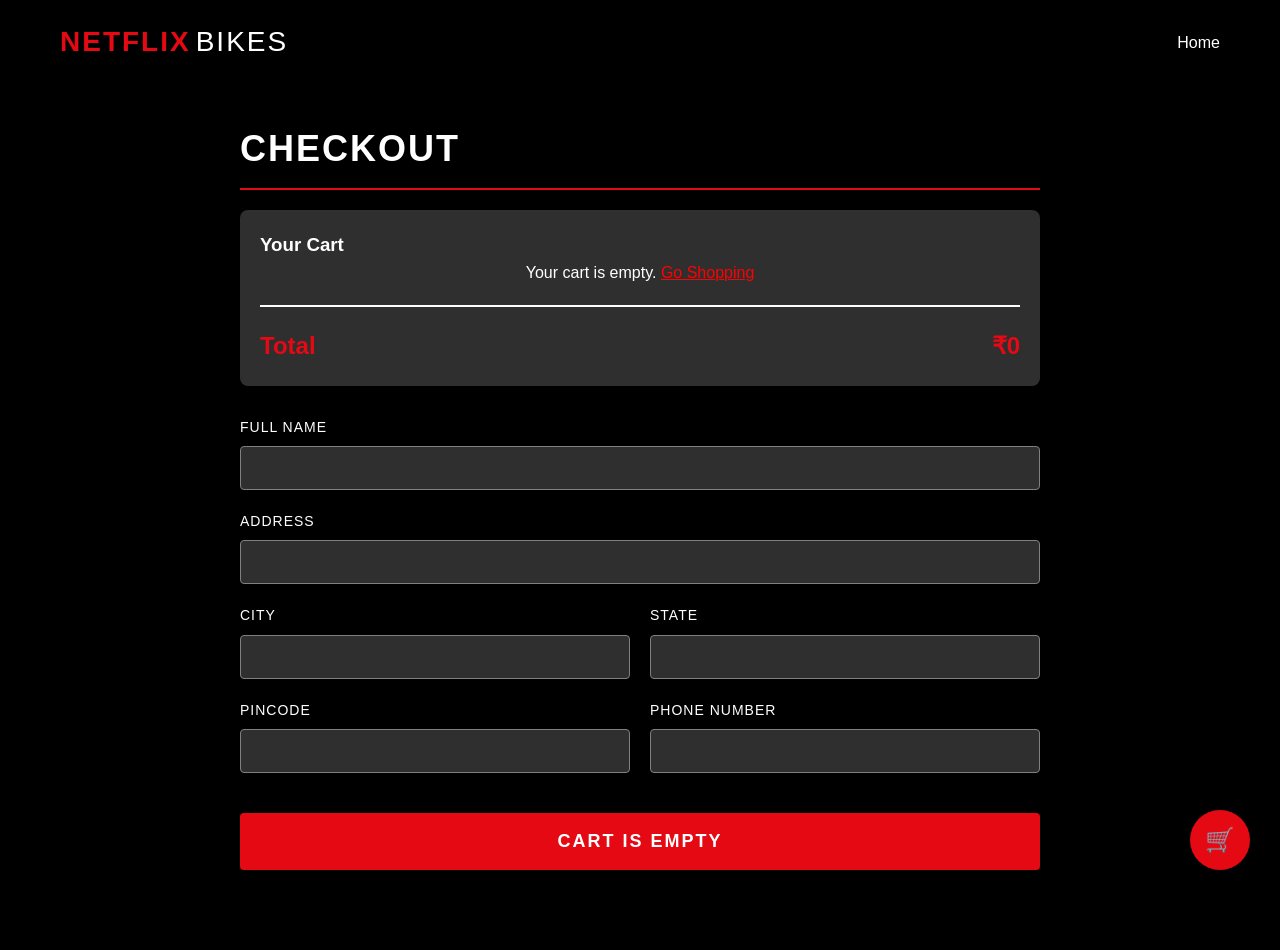
<file: checkout.html>
<!DOCTYPE html>
<html lang="en">

<head>
    <meta charset="UTF-8">
    <meta name="viewport" content="width=device-width, initial-scale=1.0">
    <title>Checkout - Netflix Bikes</title>
    <link rel="stylesheet" href="styles.css">

</head>

<body>
    <nav class="navbar">
        <div class="nav-container">
            <div class="logo">
                <span class="logo-text">NETFLIX</span>
                <span class="logo-bikes">BIKES</span>
            </div>
            <ul class="nav-menu">
                <li><a href="index.html">Home</a></li>
            </ul>
        </div>
    </nav>

    <section class="checkout-section">
        <div class="container">
            <div id="checkoutContent" class="checkout-container">
                <div>
                    <h1 class="checkout-title">Checkout</h1>

                    <div class="cart-summary">
                        <h3>Your Cart</h3>
                        <div id="cartItems">
                            <!-- Items injected via JS -->
                        </div>
                        <div class="cart-total">
                            <span>Total</span>
                            <span id="cartTotalDisplay">₹0</span>
                        </div>
                    </div>

                    <form id="checkoutForm" class="checkout-form">
                        <div class="form-group">
                            <label>Full Name</label>
                            <input type="text" required>
                        </div>
                        <div class="form-group">
                            <label>Address</label>
                            <input type="text" required>
                        </div>
                        <div class="form-group" style="display: grid; grid-template-columns: 1fr 1fr; gap: 20px;">
                            <div class="form-group">
                                <label>City</label>
                                <input type="text" required>
                            </div>
                            <div class="form-group">
                                <label>State</label>
                                <input type="text" required>
                            </div>
                        </div>
                        <div class="form-group" style="display: grid; grid-template-columns: 1fr 1fr; gap: 20px;">
                            <div class="form-group">
                                <label>Pincode</label>
                                <input type="text" required pattern="[0-9]{6}">
                            </div>
                            <div class="form-group">
                                <label>Phone Number</label>
                                <input type="tel" required pattern="[0-9]{10}">
                            </div>
                        </div>

                        <button type="submit" class="complete-purchase-btn">Complete Purchase</button>
                    </form>
                </div>
            </div>

            <div id="successScreen" class="success-screen">
                <div class="success-icon">✓</div>
                <h2 class="success-title">Thank You For Purchasing</h2>
                <div id="quoteDisplay" class="motivational-quote">
                    <!-- Quote injected via JS -->
                </div>
                <a href="index.html" class="home-btn" onclick="clearCart()">Return to Home</a>
            </div>
        </div>
    </section>

    <script src="script.js"></script>
    <script>
        // Inline script for specific checkout page logic not covered in main script.js
        // We will move this to script.js nicely or keep it here if it's page specific.
        // Actually, let's keep the logic in script.js as requested for modularity,
        // but since script.js runs on all pages, we need to ensure it handles this page correctly.
        // The script.js calls 'initializeCheckoutPage' if form exists.
    </script>
</body>

</html>
</file>
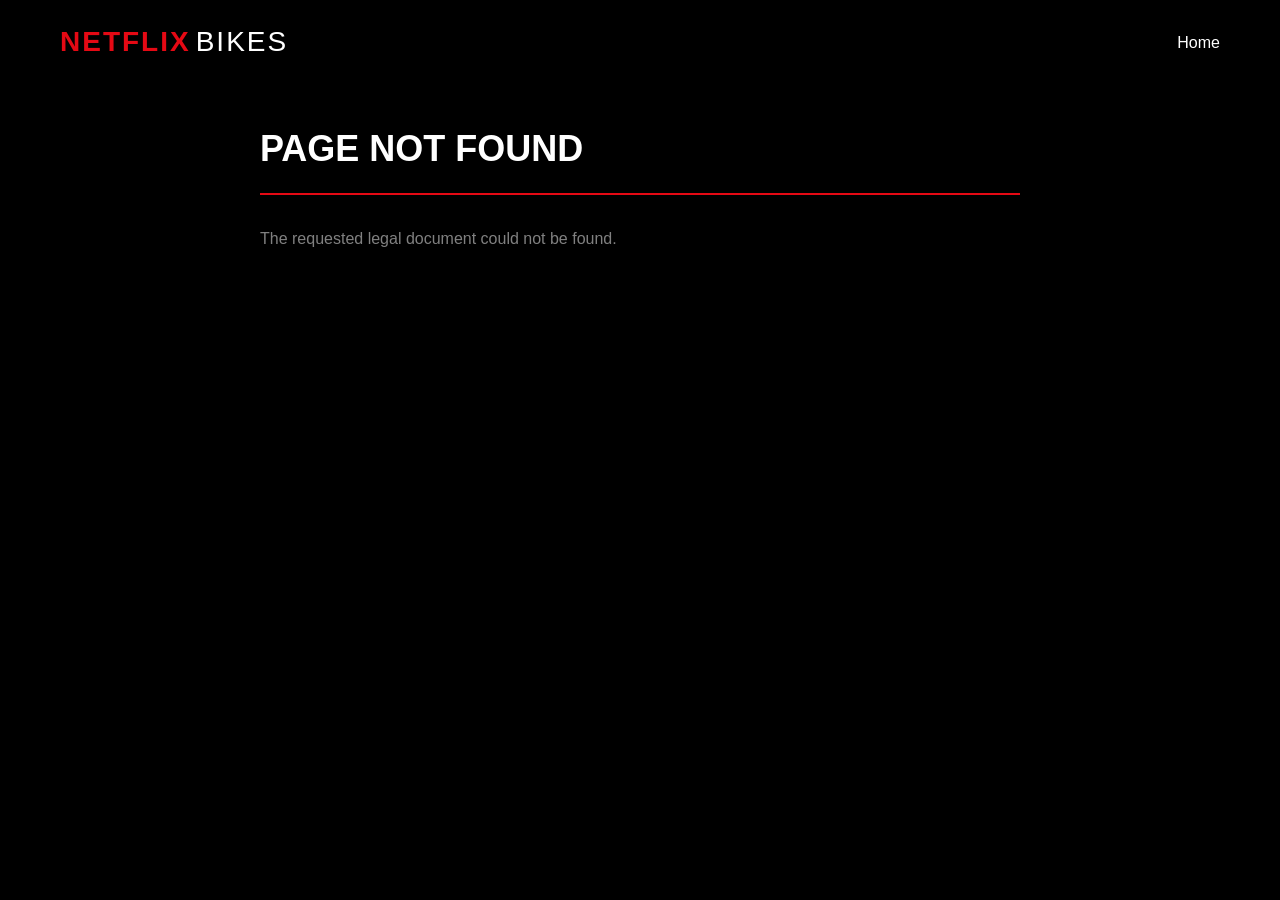
<file: legal.html>
<!DOCTYPE html>
<html lang="en">

<head>
    <meta charset="UTF-8">
    <meta name="viewport" content="width=device-width, initial-scale=1.0">
    <title>Legal - Netflix Bikes</title>
    <link rel="stylesheet" href="styles.css">
    <style>
        .legal-section {
            padding: 120px 20px 80px;
            background-color: var(--dark-bg);
            min-height: 100vh;
            color: var(--light-gray);
        }

        .legal-container {
            max-width: 800px;
            margin: 0 auto;
        }

        .legal-title {
            font-size: 36px;
            color: var(--white);
            margin-bottom: 30px;
            text-transform: uppercase;
            border-bottom: 2px solid var(--netflix-red);
            padding-bottom: 15px;
        }

        .legal-content p {
            margin-bottom: 20px;
            font-size: 16px;
            line-height: 1.8;
        }

        .legal-content h3 {
            color: var(--white);
            margin: 30px 0 15px;
            font-size: 20px;
        }
    </style>
</head>

<body>
    <nav class="navbar">
        <div class="nav-container">
            <div class="logo">
                <span class="logo-text">NETFLIX</span>
                <span class="logo-bikes">BIKES</span>
            </div>
            <ul class="nav-menu">
                <li><a href="index.html">Home</a></li>
            </ul>
        </div>
    </nav>

    <section class="legal-section">
        <div class="container legal-container">
            <h1 id="legalTitle" class="legal-title">Loading...</h1>
            <div id="legalContent" class="legal-content">
                <!-- Content injected via JS -->
            </div>


        </div>
    </section>

    <script>
        document.addEventListener('DOMContentLoaded', () => {
            const params = new URLSearchParams(window.location.search);
            const page = params.get('page');
            const titleEl = document.getElementById('legalTitle');
            const contentEl = document.getElementById('legalContent');
            const footerEl = document.getElementById('legalFooter');

            if (page === 'legal') {
                if (footerEl) footerEl.style.display = 'block';
            }

            const contentMap = {
                'privacy': {
                    title: 'Privacy Policy',
                    content: `
                        <p>At Netflix Bikes, we value your privacy. This policy outlines how we collect, use, and protect your personal information.</p>
                        <h3>Information Collection</h3>
                        <p>We collect information you provide directly to us, such as when you create an account, make a purchase, or sign up for our newsletter.</p>
                        <h3>Use of Information</h3>
                        <p>We use the information we collect to provide, maintain, and improve our services, process transactions, and communicate with you.</p>
                        <h3>Data Protection</h3>
                        <p>We implement appropriate technical and organizational measures to protect your personal data against unauthorized access or disclosure.</p>
                    `
                },
                'terms': {
                    title: 'Terms & Conditions',
                    content: `
                        <p>Welcome to Netflix Bikes. By accessing our website, you agree to these terms and conditions.</p>
                        <h3>Use License</h3>
                        <p>Permission is granted to temporarily download one copy of the materials (information or software) on Netflix Bikes' website for personal, non-commercial transitory viewing only.</p>
                        <h3>Disclaimer</h3>
                        <p>The materials on Netflix Bikes' website are provided on an 'as is' basis. Netflix Bikes makes no warranties, expressed or implied, and hereby disclaims and negates all other warranties.</p>
                    `
                },
                'cookie': {
                    title: 'Cookie Policy',
                    content: `
                        <p>We use cookies to enhance your experience on our website. By continuing to visit this site you agree to our use of cookies.</p>
                        <h3>What are Cookies?</h3>
                        <p>Cookies are small text files that are used to store small pieces of information. They are stored on your device when the website is loaded on your browser.</p>
                        <h3>How We Use Cookies</h3>
                        <p>We use cookies to make our website function properly, to make it more secure, provide better user experience, and understand how the website performs.</p>
                    `
                },
                'legal': {
                    title: 'Legal Notice',
                    content: `
                        <p>Netflix Bikes is a conceptual project and is not affiliated with Netflix Inc.</p>
                        <h3>Copyright</h3>
                        <p>All content on this website is for demonstration purposes only. All code is proprietary to the developer.</p>
                        <h3>Trademarks</h3>
                        <p>Netflix and other trademarks are the property of their respective owners.</p>
                        <h3>Project Creators</h3>
                        <div class="project-creators">
                          <p><strong>Created by:</strong></p>
                          <p>
                            Alan Biju —
                            <a href="https://github.com/alanbiju-prog" target="_blank" rel="noopener noreferrer">
                              https://github.com/alanbiju-prog
                            </a>
                          </p>
                          <p>
                            Adhel Ealias —
                            <a href="https://github.com/Oyaskoo" target="_blank" rel="noopener noreferrer">
                              https://github.com/Oyaskoo
                            </a>
                          </p>
                          <p>
                            Ajin Ani —
                            <a href="https://github.com/ajinani009-star" target="_blank" rel="noopener noreferrer">
                              https://github.com/ajinani009-star
                            </a>
                          </p>
                        </div>
                        <h3>Removal Request</h3>
                        <p>This website is a conceptual project created for demonstration purposes only. For removal of this website or related content, please contact: <strong>detroitoyasko@gmail.com</strong></p>
                    `
                }
            };

            if (page && contentMap[page]) {
                titleEl.textContent = contentMap[page].title;
                contentEl.innerHTML = contentMap[page].content;
            } else {
                titleEl.textContent = 'Page Not Found';
                contentEl.innerHTML = '<p>The requested legal document could not be found.</p>';
            }
        });
    </script>
    <script>
        document.addEventListener('DOMContentLoaded', () => {
            const params = new URLSearchParams(window.location.search);
            const page = params.get('page');
            const titleEl = document.getElementById('legalTitle');
            const contentEl = document.getElementById('legalContent');


            const contentMap = {
                'privacy': {
                    title: 'Privacy Policy',
                    content: `
                        <p>At Netflix Bikes, we value your privacy. This policy outlines how we collect, use, and protect your personal information.</p>
                        <h3>Information Collection</h3>
                        <p>We collect information you provide directly to us, such as when you create an account, make a purchase, or sign up for our newsletter.</p>
                        <h3>Use of Information</h3>
                        <p>We use the information we collect to provide, maintain, and improve our services, process transactions, and communicate with you.</p>
                        <h3>Data Protection</h3>
                        <p>We implement appropriate technical and organizational measures to protect your personal data against unauthorized access or disclosure.</p>
                    `
                },
                'terms': {
                    title: 'Terms & Conditions',
                    content: `
                        <p>Welcome to Netflix Bikes. By accessing our website, you agree to these terms and conditions.</p>
                        <h3>Use License</h3>
                        <p>Permission is granted to temporarily download one copy of the materials (information or software) on Netflix Bikes' website for personal, non-commercial transitory viewing only.</p>
                        <h3>Disclaimer</h3>
                        <p>The materials on Netflix Bikes' website are provided on an 'as is' basis. Netflix Bikes makes no warranties, expressed or implied, and hereby disclaims and negates all other warranties.</p>
                    `
                },
                'cookie': {
                    title: 'Cookie Policy',
                    content: `
                        <p>We use cookies to enhance your experience on our website. By continuing to visit this site you agree to our use of cookies.</p>
                        <h3>What are Cookies?</h3>
                        <p>Cookies are small text files that are used to store small pieces of information. They are stored on your device when the website is loaded on your browser.</p>
                        <h3>How We Use Cookies</h3>
                        <p>We use cookies to make our website function properly, to make it more secure, provide better user experience, and understand how the website performs.</p>
                    `
                },
                'legal': {
                    title: 'Legal Notice',
                    content: `
                        <p>Netflix Bikes is a conceptual project and is not affiliated with Netflix Inc.</p>
                        <h3>Copyright</h3>
                        <p>All content on this website is for demonstration purposes only. All code is proprietary to the developer.</p>
                        <h3>Trademarks</h3>
                        <p>Netflix and other trademarks are the property of their respective owners.</p>
                        <h3>Project Creators</h3>
                        <div class="project-creators">
                          <p><strong>Created by:</strong></p>
                          <p>
                            Alan Biju —
                            <a href="https://github.com/alanbiju-prog" target="_blank" rel="noopener noreferrer">
                              https://github.com/alanbiju-prog
                            </a>
                          </p>
                          <p>
                            Adhel Ealias —
                            <a href="https://github.com/Oyaskoo" target="_blank" rel="noopener noreferrer">
                              https://github.com/Oyaskoo
                            </a>
                          </p>
                          <p>
                            Ajin Ani —
                            <a href="https://github.com/ajinani009-star" target="_blank" rel="noopener noreferrer">
                              https://github.com/ajinani009-star
                            </a>
                          </p>
                        </div>
                    `
                }
            };

            if (page && contentMap[page]) {
                titleEl.textContent = contentMap[page].title;
                contentEl.innerHTML = contentMap[page].content;
            } else {
                titleEl.textContent = 'Page Not Found';
                contentEl.innerHTML = '<p>The requested legal document could not be found.</p>';
            }
        });
    </script>
</body>

</html>
</file>
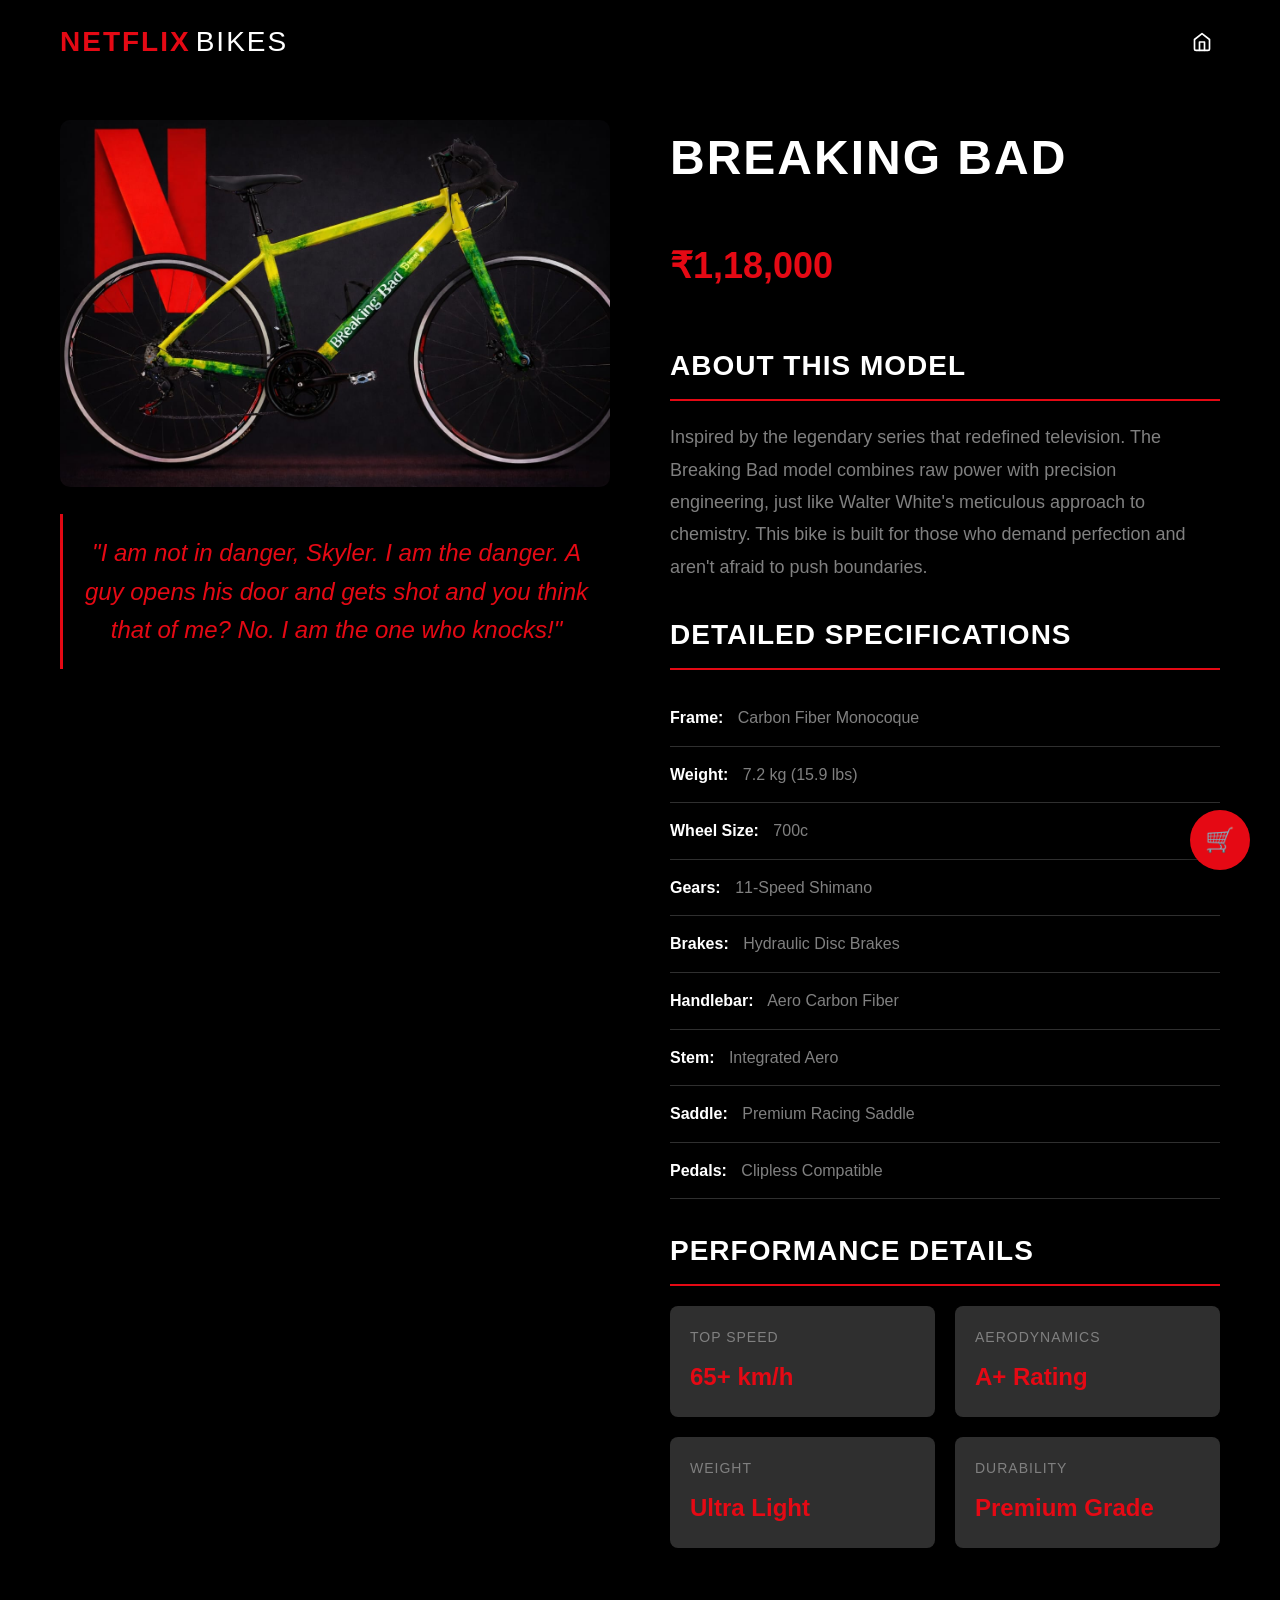
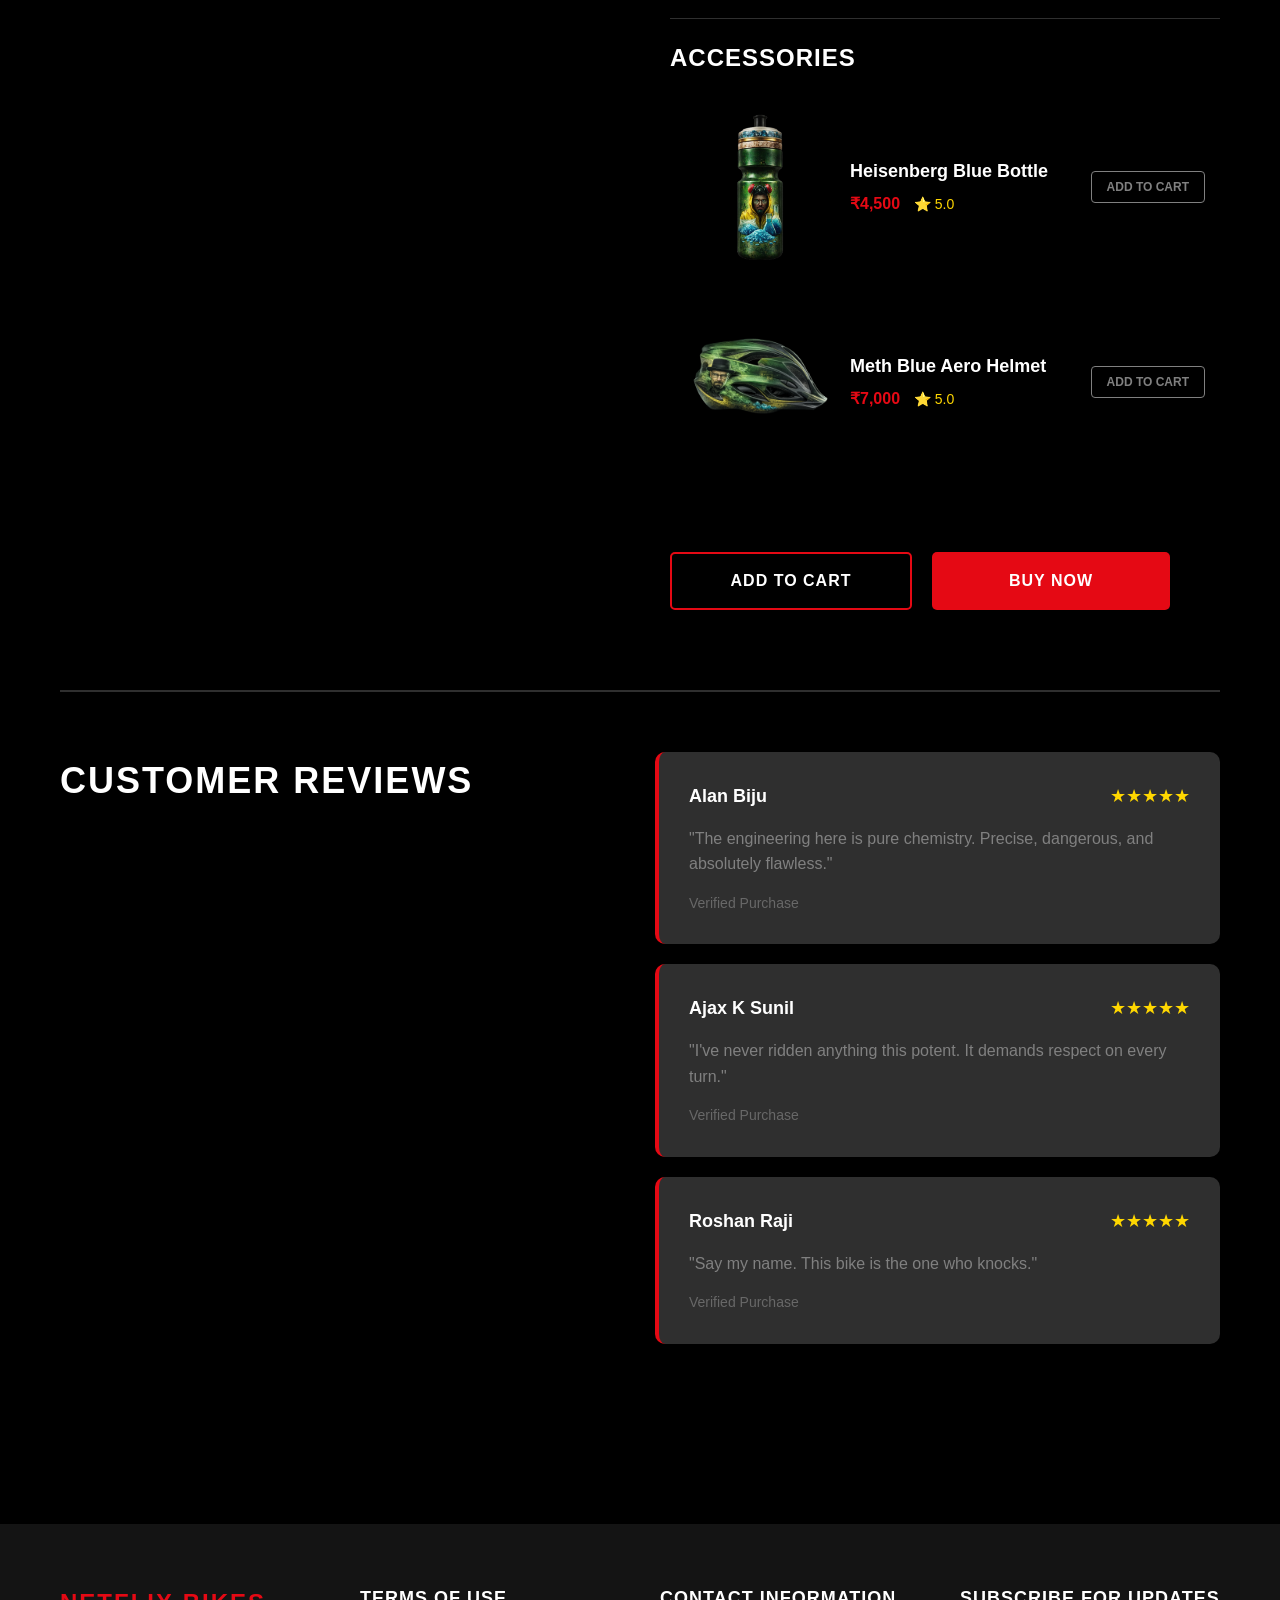
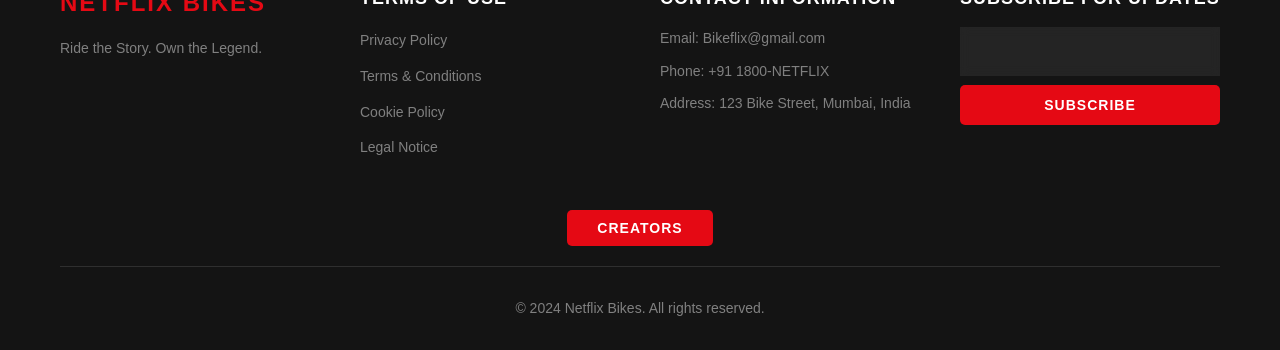
<file: product.html>
<!DOCTYPE html>
<html lang="en">

<head>
    <meta charset="UTF-8">
    <meta name="viewport" content="width=device-width, initial-scale=1.0">
    <title>Product Details - Netflix Bikes</title>
    <link rel="stylesheet" href="styles.css">
</head>

<body>
    <!-- Navigation -->
    <nav class="navbar">
        <div class="nav-container">
            <div class="logo">
                <span class="logo-text">NETFLIX</span>
                <span class="logo-bikes">BIKES</span>
            </div>
            <ul class="nav-menu">
                <li><a href="index.html" class="home-icon-btn" title="Home">
                        <svg xmlns="http://www.w3.org/2000/svg" width="24" height="24" viewBox="0 0 24 24" fill="none"
                            stroke="currentColor" stroke-width="2" stroke-linecap="round" stroke-linejoin="round">
                            <path d="M3 9l9-7 9 7v11a2 2 0 0 1-2 2H5a2 2 0 0 1-2-2z"></path>
                            <polyline points="9 22 9 12 15 12 15 22"></polyline>
                        </svg>
                    </a></li>
            </ul>
        </div>
    </nav>

    <!-- Product Detail Section -->
    <section class="product-detail-section">
        <div class="container">
            <div class="product-detail-container">
                <div class="product-image-container">
                    <img id="productImage" src="" alt="Bike Model" class="product-main-image">
                    <div id="productQuote"></div>
                </div>
                <div class="product-info-container">
                    <h1 id="productName" class="product-name"></h1>
                    <p class="product-price" id="productPrice"></p>

                    <div class="product-description">
                        <h2>About This Model</h2>
                        <p id="productDescription"></p>
                    </div>

                    <div class="product-specs-detail">
                        <h2>Detailed Specifications</h2>
                        <ul class="specs-list">
                            <li><strong>Frame:</strong> Carbon Fiber Monocoque</li>
                            <li><strong>Weight:</strong> 7.2 kg (15.9 lbs)</li>
                            <li><strong>Wheel Size:</strong> 700c</li>
                            <li><strong>Gears:</strong> 11-Speed Shimano</li>
                            <li><strong>Brakes:</strong> Hydraulic Disc Brakes</li>
                            <li><strong>Handlebar:</strong> Aero Carbon Fiber</li>
                            <li><strong>Stem:</strong> Integrated Aero</li>
                            <li><strong>Saddle:</strong> Premium Racing Saddle</li>
                            <li><strong>Pedals:</strong> Clipless Compatible</li>
                        </ul>
                    </div>

                    <div class="performance-details">
                        <h2>Performance Details</h2>
                        <div class="performance-grid">
                            <div class="performance-item">
                                <span class="performance-label">Top Speed</span>
                                <span class="performance-value">65+ km/h</span>
                            </div>
                            <div class="performance-item">
                                <span class="performance-label">Aerodynamics</span>
                                <span class="performance-value">A+ Rating</span>
                            </div>
                            <div class="performance-item">
                                <span class="performance-label">Weight</span>
                                <span class="performance-value">Ultra Light</span>
                            </div>
                            <div class="performance-item">
                                <span class="performance-label">Durability</span>
                                <span class="performance-value">Premium Grade</span>
                            </div>
                        </div>
                    </div>

                    <div class="accessories-section">
                        <h2>Accessories</h2>
                        <div id="accessoriesContainer" class="accessories-grid">
                            <!-- Dynamically loaded -->
                        </div>
                    </div>

                    <div class="btn-group">
                        <button class="add-to-cart-btn" id="addToCartBtn">Add to Cart</button>
                        <button class="buy-now-btn" id="buyNowBtn">Buy Now</button>
                    </div>
                </div>
            </div>

            <!-- Customer Reviews Section -->
            <div class="reviews-section reviews-container">
                <h2>Customer Reviews</h2>
                <!-- Reviews will be rendered dynamically by JS -->

            </div>
        </div>
    </section>

    <!-- Footer -->
    <footer class="footer">
        <div class="container">
            <div class="footer-content">
                <div class="footer-section">
                    <h3>NETFLIX BIKES</h3>
                    <p>Ride the Story. Own the Legend.</p>
                </div>
                <div class="footer-section">
                    <h4>Terms of Use</h4>
                    <ul>
                        <li><a href="#">Privacy Policy</a></li>
                        <li><a href="#">Terms & Conditions</a></li>
                        <li><a href="#">Cookie Policy</a></li>
                        <li><a href="#">Legal Notice</a></li>
                    </ul>
                </div>
                <div class="footer-section">
                    <h4>Contact Information</h4>
                    <p>Email: Bikeflix@gmail.com</p>
                    <p>Phone: +91 1800-NETFLIX</p>
                    <p>Address: 123 Bike Street, Mumbai, India</p>
                </div>
                <div class="footer-section">
                    <h4>Subscribe for Updates</h4>
                    <div class="subscribe-box">
                        <input type="email" id="emailInput" placeholder="Enter your email" required>
                        <button id="subscribeBtn" class="subscribe-btn">Subscribe</button>
                        <p id="subscribeMessage" class="subscribe-message"></p>
                    </div>
                </div>
            </div>

            <!-- Creators Button -->
            <div style="text-align: center; margin-bottom: 20px;">
                <button id="globalCreatorsBtn" class="subscribe-btn"
                    style="width: auto; padding: 10px 30px;">Creators</button>
            </div>

            <div class="footer-bottom">
                <p>&copy; 2024 Netflix Bikes. All rights reserved.</p>
            </div>
        </div>
    </footer>

    <!-- Creators Modal -->
    <div id="globalCreatorsModal" class="creators-modal">
        <div class="creators-content">
            <span id="closeGlobalCreators" class="close-creators">&times;</span>
            <h2>Creators</h2>
            <div class="creators-list">
                <h3>Created by:</h3>
                <ul>
                    <li>Alan Biju</li>
                    <li>Adhel Ealias</li>
                    <li>Ajin Ani</li>
                </ul>
                <h3>Tools used:</h3>
                <ul>
                    <li>ChatGPT</li>
                    <li>Cursor AI</li>
                    <li>VS Code</li>
                </ul>
                <h3>Disclaimer:</h3>
                <p style="color: #ccc; font-size: 16px; line-height: 1.5; margin-top: 5px;">
                    This website is a project built for Web Forge and is NOT an official website.<br>
                    It is created purely for educational and demonstration purposes.
                </p>
            </div>
        </div>
    </div>


    <script src="script.js"></script>
</body>

</html>
</file>
<file: styles.css>
/* ====================================
   GLOBAL STYLES
   ==================================== */
* {
    margin: 0;
    padding: 0;
    box-sizing: border-box;
}

:root {
    --netflix-red: #E50914;
    --netflix-red-dark: #B20710;
    --dark-bg: #000000;
    --dark-gray: #141414;
    --medium-gray: #2F2F2F;
    --light-gray: #808080;
    --white: #FFFFFF;
}

body {
    font-family: 'Segoe UI', Tahoma, Geneva, Verdana, sans-serif;
    background-color: var(--dark-bg);
    color: var(--white);
    line-height: 1.6;
    overflow-x: hidden;
}

.container {
    max-width: 1200px;
    margin: 0 auto;
    padding: 0 20px;
}

/* ====================================
   NAVIGATION
   ==================================== */
.navbar {
    position: fixed;
    top: 0;
    width: 100%;
    background: linear-gradient(180deg, rgba(0, 0, 0, 0.9) 0%, rgba(0, 0, 0, 0.7) 50%, transparent 100%);
    z-index: 1000;
    padding: 20px 0;
    transition: all 0.3s ease;
}

.nav-container {
    max-width: 1200px;
    margin: 0 auto;
    padding: 0 20px;
    display: flex;
    justify-content: space-between;
    align-items: center;
}

.logo {
    display: flex;
    align-items: center;
    gap: 5px;
}

.logo-text {
    font-size: 28px;
    font-weight: 900;
    color: var(--netflix-red);
    letter-spacing: 2px;
}

.logo-bikes {
    font-size: 28px;
    font-weight: 300;
    color: var(--white);
    letter-spacing: 2px;
}

.nav-menu {
    display: flex;
    list-style: none;
    gap: 30px;
}

.nav-menu a {
    color: var(--white);
    text-decoration: none;
    font-size: 16px;
    transition: color 0.3s ease;
    position: relative;
    display: flex;
    align-items: center;
}

.home-icon-btn {
    padding: 8px;
    border-radius: 50%;
    transition: all 0.3s ease;
}

.home-icon-btn:hover {
    background-color: rgba(229, 9, 20, 0.1);
    color: var(--netflix-red) !important;
}

.home-icon-btn svg {
    width: 20px;
    height: 20px;
}

.nav-menu a::after {
    content: '';
    position: absolute;
    bottom: -5px;
    left: 0;
    width: 0;
    height: 2px;
    background-color: var(--netflix-red);
    transition: width 0.3s ease;
}

.nav-menu a:hover {
    color: var(--netflix-red);
}

.nav-menu a:hover::after {
    width: 100%;
}

/* ====================================
   HERO SECTION
   ==================================== */
.hero-section {
    position: relative;
    width: 100%;
    height: 100vh;
    overflow: hidden;
    display: flex;
    align-items: center;
    justify-content: center;
}

.hero-video {
    position: absolute;
    top: 50%;
    left: 50%;
    transform: translate(-50%, -50%);
    min-width: 100%;
    min-height: 100%;
    width: auto;
    height: auto;
    z-index: 1;
    object-fit: cover;
}

.hero-overlay {
    position: absolute;
    top: 0;
    left: 0;
    width: 100%;
    height: 100%;
    background: linear-gradient(to bottom,
            rgba(0, 0, 0, 0.3) 0%,
            rgba(0, 0, 0, 0.5) 50%,
            rgba(0, 0, 0, 0.8) 100%);
    z-index: 2;
    display: flex;
    align-items: center;
    justify-content: center;
}

.hero-content {
    text-align: center;
    z-index: 3;
    animation: fadeInUp 1s ease-out;
}

.hero-title {
    font-size: 72px;
    font-weight: 900;
    color: var(--white);
    text-transform: uppercase;
    letter-spacing: 8px;
    margin-bottom: 20px;
    text-shadow: 2px 2px 10px rgba(0, 0, 0, 0.8);
    animation: glow 2s ease-in-out infinite alternate;
}

.hero-tagline {
    font-size: 24px;
    color: var(--white);
    font-weight: 300;
    letter-spacing: 4px;
    text-shadow: 1px 1px 5px rgba(0, 0, 0, 0.8);
}

@keyframes fadeInUp {
    from {
        opacity: 0;
        transform: translateY(30px);
    }

    to {
        opacity: 1;
        transform: translateY(0);
    }
}

@keyframes glow {
    from {
        text-shadow: 2px 2px 10px rgba(0, 0, 0, 0.8), 0 0 20px rgba(229, 9, 20, 0.3);
    }

    to {
        text-shadow: 2px 2px 10px rgba(0, 0, 0, 0.8), 0 0 30px rgba(229, 9, 20, 0.6);
    }
}

/* ====================================
   QUOTE SECTION
   ==================================== */
.quote-section {
    padding: 80px 20px;
    background: linear-gradient(180deg, var(--dark-bg) 0%, var(--dark-gray) 100%);
    text-align: center;
}

.quote-container {
    max-width: 800px;
    margin: 0 auto;
}

.quote-text {
    font-size: 32px;
    font-style: italic;
    color: var(--white);
    line-height: 1.8;
    position: relative;
    padding: 0 20px;
}

.quote-text::before,
.quote-text::after {
    content: '"';
    font-size: 60px;
    color: var(--netflix-red);
    position: absolute;
    opacity: 0.5;
}

.quote-text::before {
    left: -20px;
    top: -20px;
}

.quote-text::after {
    right: -20px;
    bottom: -40px;
}

/* ====================================
   MODELS SECTION
   ==================================== */
.models-section {
    padding: 100px 20px;
    background-color: var(--dark-gray);
}

.section-title {
    font-size: 48px;
    text-align: center;
    margin-bottom: 60px;
    color: var(--white);
    text-transform: uppercase;
    letter-spacing: 4px;
    position: relative;
    padding-bottom: 20px;
}

.section-title::after {
    content: '';
    position: absolute;
    bottom: 0;
    left: 50%;
    transform: translateX(-50%);
    width: 100px;
    height: 4px;
    background-color: var(--netflix-red);
}

.models-grid {
    display: grid;
    grid-template-columns: repeat(auto-fit, minmax(280px, 1fr));
    gap: 30px;
    margin-top: 50px;
}

@media (min-width: 1200px) {
    .models-grid {
        grid-template-columns: repeat(4, 1fr);
    }
}

.model-card {
    background-color: var(--medium-gray);
    border-radius: 10px;
    overflow: hidden;
    transition: all 0.4s ease;
    cursor: pointer;
    position: relative;
    box-shadow: 0 4px 15px rgba(0, 0, 0, 0.5);
}

.model-card:hover {
    transform: translateY(-10px) scale(1.02);
    box-shadow: 0 8px 30px rgba(229, 9, 20, 0.4);
}

.model-card::before {
    content: '';
    position: absolute;
    top: 0;
    left: 0;
    width: 100%;
    height: 100%;
    background: linear-gradient(180deg, transparent 0%, rgba(229, 9, 20, 0.1) 100%);
    opacity: 0;
    transition: opacity 0.4s ease;
    z-index: 1;
}

.model-card:hover::before {
    opacity: 1;
}

.model-image {
    width: 100%;
    height: 250px;
    object-fit: cover;
    transition: transform 0.4s ease;
}

.model-card:hover .model-image {
    transform: scale(1.1);
}

.model-info {
    padding: 20px;
    position: relative;
    z-index: 2;
}

.model-name {
    font-size: 22px;
    font-weight: 600;
    color: var(--white);
    margin-bottom: 10px;
    text-transform: uppercase;
    letter-spacing: 1px;
}

.model-price {
    font-size: 24px;
    color: var(--netflix-red);
    font-weight: 700;
}

/* ====================================
   SPECIFICATIONS SECTION
   ==================================== */
.specs-section {
    padding: 100px 20px;
    background: linear-gradient(180deg, var(--dark-gray) 0%, var(--dark-bg) 100%);
}

.specs-grid {
    display: grid;
    grid-template-columns: repeat(auto-fit, minmax(300px, 1fr));
    gap: 30px;
    margin-top: 50px;
}

.spec-card {
    background-color: var(--medium-gray);
    padding: 40px 30px;
    border-radius: 10px;
    text-align: center;
    transition: all 0.3s ease;
    border: 2px solid transparent;
}

.spec-card:hover {
    border-color: var(--netflix-red);
    transform: translateY(-5px);
    box-shadow: 0 10px 25px rgba(229, 9, 20, 0.3);
}

.spec-icon {
    width: 60px;
    height: 60px;
    margin: 0 auto 20px;
    background-color: var(--netflix-red);
    border-radius: 50%;
    position: relative;
    display: flex;
    align-items: center;
    justify-content: center;
}

/* CSS Icons Concept using pseudo elements or simple shapes */
.spec-icon::after {
    content: '';
    width: 30px;
    height: 30px;
    background-color: var(--white);
    mask-size: contain;
    mask-repeat: no-repeat;
    mask-position: center;
    -webkit-mask-size: contain;
    -webkit-mask-repeat: no-repeat;
    -webkit-mask-position: center;
}

/* 
Simple placeholder shapes if SVG masks aren't available locally.
Using unicode chars but styled cleanly to look like icons, 
OR simple geometric construction. 
Given request: "Replace them with clean text or minimal icons (CSS-based only)."
Let's use simple geometric shapes or unicode with transparency to look like vector icons.
*/
.spec-icon-frame::after {
    content: '⬡';
    font-size: 30px;
    background: transparent;
    color: var(--white);
}

.spec-icon-geo::after {
    content: '📐';
    font-size: 24px;
    background: transparent;
    color: var(--white);
    filter: grayscale(1) brightness(200%);
}

.spec-icon-aero::after {
    content: '≋';
    font-size: 30px;
    background: transparent;
    color: var(--white);
}

.spec-icon-wheels::after {
    content: '◎';
    font-size: 30px;
    background: transparent;
    color: var(--white);
}

.spec-icon-gear::after {
    content: '⚙';
    font-size: 30px;
    background: transparent;
    color: var(--white);
}

.spec-icon-brake::after {
    content: '⦾';
    font-size: 30px;
    background: transparent;
    color: var(--white);
}

.spec-card h3 {
    font-size: 22px;
    color: var(--white);
    margin-bottom: 15px;
    text-transform: uppercase;
    letter-spacing: 1px;
}

.spec-card p {
    color: var(--light-gray);
    font-size: 16px;
    line-height: 1.6;
}

/* ====================================
   PRODUCT DETAIL PAGE
   ==================================== */
.product-detail-section {
    padding: 120px 20px 80px;
    background-color: var(--dark-bg);
    min-height: 100vh;
}

.product-detail-container {
    display: grid;
    grid-template-columns: 1fr 1fr;
    gap: 60px;
    margin-bottom: 80px;
}

.product-image-container {
    position: sticky;
    top: 100px;
}

.product-main-image {
    width: 100%;
    height: auto;
    border-radius: 10px;
    box-shadow: 0 10px 40px rgba(0, 0, 0, 0.5);
    transition: transform 0.3s ease;
}

.product-main-image:hover {
    transform: scale(1.02);
}

.product-info-container {
    display: flex;
    flex-direction: column;
    gap: 30px;
}

.product-name {
    font-size: 48px;
    color: var(--white);
    text-transform: uppercase;
    letter-spacing: 2px;
    margin-bottom: 10px;
}

.product-price {
    font-size: 36px;
    color: var(--netflix-red);
    font-weight: 700;
    margin-bottom: 20px;
}

.product-description h2,
.product-specs-detail h2,
.performance-details h2 {
    font-size: 28px;
    color: var(--white);
    margin-bottom: 20px;
    text-transform: uppercase;
    letter-spacing: 1px;
    border-bottom: 2px solid var(--netflix-red);
    padding-bottom: 10px;
}

.product-description p {
    color: var(--light-gray);
    font-size: 18px;
    line-height: 1.8;
}

.specs-list {
    list-style: none;
    padding: 0;
}

.specs-list li {
    padding: 15px 0;
    border-bottom: 1px solid var(--medium-gray);
    color: var(--light-gray);
    font-size: 16px;
}

.specs-list li strong {
    color: var(--white);
    margin-right: 10px;
}

.performance-grid {
    display: grid;
    grid-template-columns: repeat(2, 1fr);
    gap: 20px;
}

.performance-item {
    background-color: var(--medium-gray);
    padding: 20px;
    border-radius: 8px;
    display: flex;
    flex-direction: column;
    gap: 10px;
}

.performance-label {
    color: var(--light-gray);
    font-size: 14px;
    text-transform: uppercase;
    letter-spacing: 1px;
}

.performance-value {
    color: var(--netflix-red);
    font-size: 24px;
    font-weight: 700;
}

.btn-group {
    display: flex;
    gap: 20px;
    margin-top: 20px;
    width: 100%;
    max-width: 500px;
}

.add-to-cart-btn,
.buy-now-btn {
    flex: 1;
    padding: 18px 20px;
    font-size: 16px;
    font-weight: 700;
    text-transform: uppercase;
    letter-spacing: 1px;
    border-radius: 5px;
    cursor: pointer;
    transition: all 0.3s ease;
    border: none;
    text-align: center;
}

.add-to-cart-btn {
    background-color: transparent;
    border: 2px solid var(--netflix-red);
    color: var(--white);
}

.add-to-cart-btn:hover {
    background-color: rgba(229, 9, 20, 0.1);
    transform: translateY(-2px);
}

.buy-now-btn {
    background-color: var(--netflix-red);
    color: var(--white);
}

.buy-now-btn:hover {
    background-color: var(--netflix-red-dark);
    transform: translateY(-2px);
    box-shadow: 0 5px 20px rgba(229, 9, 20, 0.5);
}

/* Accessories Section */
.accessories-section {
    margin-top: 40px;
    margin-bottom: 30px;
    padding-top: 20px;
    border-top: 1px solid var(--medium-gray);
}

.accessories-section h2 {
    font-size: 24px;
    margin-bottom: 20px;
    color: var(--white);
    text-transform: uppercase;
    letter-spacing: 1px;
}

.accessories-grid {
    display: grid;
    gap: 15px;
}

.accessory-card {
    background-color: var(--medium-gray);
    padding: 15px;
    border-radius: 8px;
    display: flex;
    justify-content: space-between;
    align-items: center;
}

.accessory-info h4 {
    color: var(--white);
    margin-bottom: 5px;
    font-size: 18px;
}

.accessory-meta {
    font-size: 14px;
    color: var(--light-gray);
}

.acc-price {
    color: var(--netflix-red);
    font-weight: bold;
    margin-right: 10px;
    font-size: 16px;
}

.acc-rating {
    color: #FFD700;
}

.add-acc-btn {
    background-color: transparent;
    border: 1px solid var(--light-gray);
    color: var(--light-gray);
    padding: 8px 15px;
    border-radius: 4px;
    cursor: pointer;
    transition: all 0.3s;
    font-size: 12px;
    text-transform: uppercase;
    font-weight: bold;
}

.add-acc-btn:hover {
    border-color: var(--netflix-red);
    color: var(--netflix-red);
}

/* ====================================
   REVIEWS SECTION
   ==================================== */
.reviews-section {
    margin-top: 80px;
    padding-top: 60px;
    border-top: 2px solid var(--medium-gray);
}

.reviews-section h2 {
    font-size: 36px;
    color: var(--white);
    margin-bottom: 40px;
    text-transform: uppercase;
    letter-spacing: 2px;
}

.reviews-container {
    display: grid;
    grid-template-columns: repeat(auto-fit, minmax(300px, 1fr));
    gap: 30px;
}

.review-card {
    background-color: var(--medium-gray);
    padding: 30px;
    border-radius: 10px;
    border-left: 4px solid var(--netflix-red);
}

.review-header {
    display: flex;
    justify-content: space-between;
    align-items: center;
    margin-bottom: 15px;
}

.reviewer-name {
    font-size: 18px;
    font-weight: 600;
    color: var(--white);
}

.review-rating {
    color: #FFD700;
    font-size: 18px;
}

.review-text {
    color: var(--light-gray);
    font-size: 16px;
    line-height: 1.6;
    margin-bottom: 15px;
}

.review-date {
    color: var(--light-gray);
    font-size: 14px;
    opacity: 0.7;
}

/* ====================================
   FOOTER
   ==================================== */
.footer {
    background-color: var(--dark-gray);
    padding: 60px 20px 30px;
    margin-top: 100px;
}

.footer-content {
    display: grid;
    grid-template-columns: repeat(auto-fit, minmax(250px, 1fr));
    gap: 40px;
    margin-bottom: 40px;
}

.footer-section h3 {
    color: var(--netflix-red);
    font-size: 24px;
    margin-bottom: 15px;
    text-transform: uppercase;
    letter-spacing: 2px;
}

.footer-section h4 {
    color: var(--white);
    font-size: 18px;
    margin-bottom: 15px;
    text-transform: uppercase;
    letter-spacing: 1px;
}

.footer-section p {
    color: var(--light-gray);
    font-size: 14px;
    margin-bottom: 10px;
}

.footer-section ul {
    list-style: none;
}

.footer-section ul li {
    margin-bottom: 10px;
}

.footer-section ul li a {
    color: var(--light-gray);
    text-decoration: none;
    transition: color 0.3s ease;
    font-size: 14px;
}

.footer-section ul li a:hover {
    color: var(--netflix-red);
}

.subscribe-box {
    display: flex;
    flex-direction: column;
    gap: 10px;
}

.subscribe-box input {
    padding: 15px 20px;
    background-color: rgba(47, 47, 47, 0.6);
    border: 1px solid rgba(255, 255, 255, 0.1);
    border-radius: 4px;
    color: var(--white);
    font-size: 14px;
    backdrop-filter: blur(5px);
    transition: all 0.3s ease;
}

.subscribe-box input:focus {
    outline: none;
    border-color: var(--netflix-red);
    background-color: rgba(47, 47, 47, 0.9);
    box-shadow: 0 0 15px rgba(229, 9, 20, 0.2);
}

.subscribe-box input::placeholder {
    color: rgba(255, 255, 255, 0.5);
}

.subscribe-btn {
    background-color: var(--netflix-red);
    color: var(--white);
    border: none;
    padding: 12px 20px;
    font-size: 14px;
    font-weight: 600;
    text-transform: uppercase;
    letter-spacing: 1px;
    border-radius: 5px;
    cursor: pointer;
    transition: all 0.3s ease;
}

.subscribe-btn:hover {
    background-color: var(--netflix-red-dark);
    transform: translateY(-2px);
}

.subscribe-message {
    font-size: 14px;
    margin-top: 5px;
    min-height: 20px;
}

.subscribe-message.success {
    color: #4CAF50;
}

.subscribe-message.error {
    color: var(--netflix-red);
}

.footer-bottom {
    text-align: center;
    padding-top: 30px;
    border-top: 1px solid var(--medium-gray);
}

.footer-bottom p {
    color: var(--light-gray);
    font-size: 14px;
}

/* ====================================
   RESPONSIVE DESIGN
   ==================================== */
@media (max-width: 768px) {
    .nav-menu {
        gap: 15px;
        font-size: 14px;
    }

    .logo-text,
    .logo-bikes {
        font-size: 20px;
    }

    .hero-title {
        font-size: 40px;
        letter-spacing: 4px;
    }

    .hero-tagline {
        font-size: 18px;
        letter-spacing: 2px;
    }

    .quote-text {
        font-size: 24px;
    }

    .section-title {
        font-size: 32px;
    }

    .models-grid {
        grid-template-columns: 1fr;
    }

    .specs-grid {
        grid-template-columns: 1fr;
    }

    .product-detail-container {
        grid-template-columns: 1fr;
        gap: 40px;
    }

    .product-image-container {
        position: relative;
        top: 0;
    }

    .product-name {
        font-size: 32px;
    }

    .product-price {
        font-size: 28px;
    }

    .performance-grid {
        grid-template-columns: 1fr;
    }

    .footer-content {
        grid-template-columns: 1fr;
    }
}


/* ====================================
   CHECKOUT PAGE STYLES
   ==================================== */
.checkout-section {
    padding: 120px 20px 80px;
    background-color: var(--dark-bg);
    min-height: 100vh;
}

.checkout-container {
    max-width: 800px;
    margin: 0 auto;
    display: grid;
    gap: 40px;
}

.checkout-title {
    font-size: 36px;
    color: var(--white);
    text-transform: uppercase;
    letter-spacing: 2px;
    border-bottom: 2px solid var(--netflix-red);
    padding-bottom: 10px;
    margin-bottom: 20px;
}

.cart-summary {
    background-color: var(--medium-gray);
    padding: 20px;
    border-radius: 8px;
    margin-bottom: 30px;
}

.cart-item {
    display: flex;
    justify-content: space-between;
    padding: 15px 0;
    border-bottom: 1px solid var(--light-gray);
    color: var(--light-gray);
    align-items: center;
}

.cart-item:last-child {
    border-bottom: none;
}

.cart-total {
    display: flex;
    justify-content: space-between;
    margin-top: 20px;
    padding-top: 20px;
    border-top: 2px solid var(--white);
    font-size: 24px;
    font-weight: bold;
    color: var(--netflix-red);
}

.checkout-form {
    display: grid;
    gap: 20px;
}

.form-group {
    display: flex;
    flex-direction: column;
    gap: 8px;
}

.form-group label {
    color: var(--white);
    font-size: 14px;
    text-transform: uppercase;
    letter-spacing: 1px;
}

.form-group input {
    padding: 12px;
    background-color: var(--medium-gray);
    border: 1px solid var(--light-gray);
    border-radius: 4px;
    color: var(--white);
    font-size: 16px;
}

.form-group input:focus {
    outline: none;
    border-color: var(--netflix-red);
}

.complete-purchase-btn {
    background-color: var(--netflix-red);
    color: var(--white);
    border: none;
    padding: 18px;
    font-size: 18px;
    font-weight: bold;
    text-transform: uppercase;
    letter-spacing: 2px;
    border-radius: 4px;
    cursor: pointer;
    transition: background-color 0.3s;
    margin-top: 20px;
    width: 100%;
}

.complete-purchase-btn:hover {
    background-color: var(--netflix-red-dark);
}

/* Success Screen */
.success-screen {
    display: none;
    text-align: center;
    padding: 60px 20px;
    animation: fadeIn 1s ease;
}

.success-icon {
    font-size: 60px;
    color: var(--netflix-red);
    margin-bottom: 20px;
}

.success-title {
    font-size: 48px;
    color: var(--white);
    margin-bottom: 40px;
    text-transform: uppercase;
}

.motivational-quote {
    font-size: 28px;
    font-style: italic;
    color: var(--netflix-red);
    margin: 40px 0;
    line-height: 1.6;
    padding: 20px;
    border-left: 4px solid var(--white);
    background: rgba(255, 255, 255, 0.05);
}

.home-btn {
    display: inline-block;
    margin-top: 40px;
    color: var(--white);
    text-decoration: none;
    border: 1px solid var(--white);
    padding: 10px 30px;
    border-radius: 4px;
    transition: all 0.3s;
}

.home-btn:hover {
    background-color: var(--white);
    color: var(--dark-bg);
}

@keyframes fadeIn {
    from {
        opacity: 0;
        transform: translateY(20px);
    }

    to {
        opacity: 1;
        transform: translateY(0);
    }
}


/* ====================================
   RESPONSIVE (Max-Width 480px)
   ==================================== */
@media (max-width: 480px) {
    .hero-title {
        font-size: 32px;
        letter-spacing: 2px;
    }

    .hero-tagline {
        font-size: 16px;
    }

    .quote-text {
        font-size: 20px;
    }

    .section-title {
        font-size: 28px;
    }
}


/* ====================================
   SHOWCASE SECTION (SCROLL ANIMATION)
   ==================================== */
/* Showcase Section Removed/Collapsed */
.showcase-section {
    display: none;
    height: 0;
    overflow: hidden;
    padding: 0;
    /* Ensure no padding causes height */
    margin: 0;
}

.sticky-wrapper {
    position: sticky;
    top: 0;
    width: 100%;
    height: 100vh;
    overflow: hidden;
    display: flex;
    align-items: center;
    justify-content: center;
}

.showcase-video {
    display: none;
}

.showcase-overlay {
    position: absolute;
    top: 0;
    left: 0;
    width: 100%;
    height: 100%;
    display: flex;
    align-items: center;
    justify-content: center;
    pointer-events: none;
    /* Let clicks pass through */
    z-index: 10;
}

.showcase-content {
    text-align: center;
    opacity: 0;
    transform: translateY(50px);
    transition: all 0.5s ease-out;
}

.showcase-content h2 {
    font-size: 80px;
    text-transform: uppercase;
    color: var(--white);
    text-shadow: 0 10px 30px rgba(0, 0, 0, 0.8);
    margin-bottom: 20px;
}

.showcase-content p {
    font-size: 24px;
    color: var(--netflix-red);
    font-weight: 600;
    letter-spacing: 2px;
    background: rgba(0, 0, 0, 0.6);
    padding: 10px 20px;
    display: inline-block;
    border-radius: 4px;
}

/* Responsive adjustments */
@media (max-width: 768px) {
    .showcase-content h2 {
        font-size: 40px;
    }

    .showcase-content p {
        font-size: 18px;
    }
}

/* ====================================
   NETFLIX LOADER OVERLAY
   ==================================== */
.loader-overlay {
    position: fixed;
    top: 0;
    left: 0;
    width: 100%;
    height: 100%;
    background-color: transparent;
    z-index: 9999;
    display: none;
    justify-content: center;
    align-items: center;
    opacity: 0;
    transition: opacity 0.3s ease;
}

.loader-overlay.active {
    display: flex;
    opacity: 1;
}

#loader-video {
    width: 150px;
    aspect-ratio: 1;
    pointer-events: none;
    object-fit: contain;
}

/* ====================================
   KCART (FLOATING CART)
   ==================================== */
.kcart-btn {
    position: fixed;
    bottom: 30px;
    right: 30px;
    background-color: var(--netflix-red);
    color: var(--white);
    width: 60px;
    height: 60px;
    border-radius: 50%;
    display: flex;
    justify-content: center;
    align-items: center;
    cursor: pointer;
    box-shadow: 0 4px 15px rgba(0, 0, 0, 0.5);
    z-index: 2000;
    transition: transform 0.3s ease, background-color 0.3s;
}

.kcart-btn:hover {
    transform: scale(1.1);
    background-color: var(--netflix-red-dark);
}

.kcart-icon {
    font-size: 24px;
}

.kcart-count {
    position: absolute;
    top: -5px;
    right: -5px;
    background-color: var(--white);
    color: var(--netflix-red);
    font-size: 12px;
    font-weight: bold;
    width: 24px;
    height: 24px;
    border-radius: 50%;
    display: flex;
    justify-content: center;
    align-items: center;
    border: 2px solid var(--netflix-red);
}

.kcart-drawer {
    position: fixed;
    top: 0;
    right: -400px;
    width: 350px;
    height: 100vh;
    background-color: var(--dark-gray);
    box-shadow: -5px 0 20px rgba(0, 0, 0, 0.7);
    z-index: 2001;
    transition: right 0.4s cubic-bezier(0.68, -0.55, 0.27, 1.55);
    padding: 20px;
    display: flex;
    flex-direction: column;
}

.kcart-drawer.open {
    right: 0;
}

.kcart-header {
    display: flex;
    justify-content: space-between;
    align-items: center;
    margin-bottom: 20px;
    padding-bottom: 10px;
    border-bottom: 1px solid var(--medium-gray);
}

.kcart-header h3 {
    color: var(--white);
    text-transform: uppercase;
}

.kcart-close {
    background: none;
    border: none;
    color: var(--light-gray);
    font-size: 30px;
    cursor: pointer;
}

.kcart-close:hover {
    color: var(--white);
}

.kcart-items {
    flex-grow: 1;
    overflow-y: auto;
}

.kcart-item {
    display: flex;
    justify-content: space-between;
    margin-bottom: 15px;
    padding-bottom: 10px;
    border-bottom: 1px solid var(--medium-gray);
}

.kcart-item-info {
    display: flex;
    flex-direction: column;
}

.kcart-item-name {
    color: var(--white);
    font-size: 14px;
    font-weight: 500;
}

.kcart-item-price {
    color: var(--light-gray);
    font-size: 12px;
    margin-top: 4px;
}

.kcart-empty {
    color: var(--light-gray);
    text-align: center;
    margin-top: 50px;
}

.kcart-footer {
    border-top: 1px solid var(--medium-gray);
    padding-top: 15px;
    margin-top: 10px;
}

.kcart-total {
    display: flex;
    justify-content: space-between;
    color: var(--white);
    font-weight: bold;
    font-size: 18px;
    margin-bottom: 15px;
}

.kcart-total span:last-child {
    color: var(--netflix-red);
}

.kcart-checkout-btn {
    width: 100%;
    padding: 12px;
    background-color: var(--netflix-red);
    color: var(--white);
    border: none;
    border-radius: 4px;
    font-size: 16px;
    font-weight: bold;
    cursor: pointer;
    text-transform: uppercase;
    transition: background-color 0.3s;
}

.kcart-checkout-btn:hover {
    background-color: var(--netflix-red-dark);
}

.kcart-checkout-btn:disabled {
    background-color: var(--medium-gray);
    color: var(--light-gray);
    cursor: not-allowed;
}

/* Accessory Image Styles */
.acc-content-wrapper {
    display: flex;
    align-items: center;
    gap: 15px;
}

.kcart-qty-controls {
    display: flex;
    align-items: center;
    gap: 10px;
    margin-top: 5px;
}

.qty-btn {
    background-color: transparent;
    border: 1px solid var(--light-gray);
    color: var(--white);
    width: 25px;
    height: 25px;
    border-radius: 4px;
    cursor: pointer;
    display: flex;
    justify-content: center;
    align-items: center;
    transition: all 0.2s;
}

.qty-btn:hover {
    border-color: var(--netflix-red);
    color: var(--netflix-red);
}

.qty-val {
    color: var(--white);
    font-size: 14px;
    font-weight: bold;
    min-width: 20px;
    text-align: center;
}

.accessory-img {
    width: 150px;
    height: 150px;
    object-fit: contain;
    border-radius: 4px;
    background: none !important;
    /* Force no background */
    background-color: transparent !important;
    box-shadow: none !important;
    border: none !important;
}

.accessory-card,
.acc-content-wrapper {
    background: transparent !important;
    background-color: transparent !important;
    box-shadow: none !important;
    border: none !important;
}

/* ====================================
   SECOND VIDEO SECTION
   ==================================== */
.second-video-section {
    width: 100%;
    height: 80vh;
    /* Premium height */
    overflow: hidden;
    position: relative;
    background-color: var(--dark-bg);
}

.second-video {
    width: 100%;
    height: 100%;
    object-fit: cover;
}

.second-video-overlay {
    position: absolute;
    top: 0;
    left: 0;
    width: 100%;
    height: 100%;
    display: flex;
    justify-content: center;
    align-items: center;
    background: rgba(0, 0, 0, 0.4);
    /* Subtle dimming */
    z-index: 2;
}

.second-video-content {
    text-align: center;
    animation: fadeInUp 1.5s ease-out;
}

.second-video-content h2 {
    font-size: 64px;
    font-weight: 900;
    color: var(--white);
    text-transform: uppercase;
    letter-spacing: 4px;
    text-shadow: 0 10px 30px rgba(0, 0, 0, 0.8);
    margin-bottom: 10px;
}

.second-video-content p {
    font-size: 24px;
    color: var(--netflix-red);
    font-weight: 600;
    letter-spacing: 2px;
}

/* ====================================
   CREATORS MODAL & BUTTON
   ==================================== */
.creators-btn {
    background-color: var(--netflix-red);
    color: var(--white);
    border: none;
    padding: 10px 20px;
    font-size: 14px;
    font-weight: bold;
    border-radius: 4px;
    cursor: pointer;
    text-transform: uppercase;
    transition: background-color 0.3s;
    margin-top: 20px;
}

.creators-btn:hover {
    background-color: var(--netflix-red-dark);
}

.creators-modal {
    display: none;
    position: fixed;
    z-index: 3000;
    left: 0;
    top: 0;
    width: 100%;
    height: 100%;
    background-color: rgba(0, 0, 0, 0.9);
    backdrop-filter: blur(8px);
    align-items: center;
    justify-content: center;
    animation: fadeInModal 0.3s ease;
}

.creators-content {
    background-color: #1a1a1a;
    padding: 40px;
    border-radius: 8px;
    max-width: 500px;
    width: 90%;
    text-align: center;
    position: relative;
    border: 1px solid var(--netflix-red);
    box-shadow: 0 0 20px rgba(229, 9, 20, 0.3);
}

.creators-content h2 {
    color: var(--white);
    margin-bottom: 20px;
    font-size: 28px;
    text-transform: uppercase;
    border-bottom: 1px solid #333;
    padding-bottom: 15px;
}

.creators-list h3 {
    color: var(--netflix-red);
    font-size: 18px;
    margin: 15px 0 10px;
}

.creators-list ul {
    list-style: none;
    padding: 0;
    margin: 0;
}

.creators-list li {
    color: #ccc;
    font-size: 16px;
    margin-bottom: 5px;
}

.close-creators {
    position: absolute;
    top: 15px;
    right: 20px;
    color: #aaa;
    font-size: 28px;
    font-weight: bold;
    cursor: pointer;
    transition: color 0.3s;
}

.close-creators:hover {
    color: var(--white);
}

/* ====================================
   MODAL STYLES (Existing Spec Modal)
   ==================================== */
.modal {
    display: none;
    position: fixed;
    z-index: 2000;
    left: 0;
    top: 0;
    width: 100%;
    height: 100%;
    overflow: auto;
    background-color: rgba(0, 0, 0, 0.9);
    backdrop-filter: blur(5px);
    animation: fadeInModal 0.3s ease;
}

.modal-content {
    background-color: var(--medium-gray);
    margin: 5% auto;
    padding: 40px;
    border: 1px solid var(--netflix-red);
    width: 80%;
    max-width: 800px;
    border-radius: 8px;
    box-shadow: 0 5px 30px rgba(229, 9, 20, 0.3);
    position: relative;
    color: var(--white);
}

.close-modal {
    color: var(--light-gray);
    float: right;
    font-size: 28px;
    font-weight: bold;
    cursor: pointer;
    transition: color 0.3s;
    position: absolute;
    top: 15px;
    right: 20px;
}

.close-modal:hover,
.close-modal:focus {
    color: var(--netflix-red);
    text-decoration: none;
    cursor: pointer;
}

@keyframes fadeInModal {
    from {
        opacity: 0;
        transform: scale(0.95);
    }

    to {
        opacity: 1;
        transform: scale(1);
    }
}

.modal h2 {
    color: var(--netflix-red);
    font-size: 32px;
    margin-bottom: 20px;
    text-transform: uppercase;
}

.modal p {
    font-size: 18px;
    line-height: 1.6;
    color: var(--light-gray);
    margin-bottom: 15px;
}

/* ====================================
   CREATORS LINKS STYLING
   ==================================== */
.project-creators a {
    color: var(--light-gray);
    text-decoration: none;
    transition: color 0.3s ease;
}

.project-creators a:hover {
    color: var(--netflix-red);
    text-decoration: underline;
}
</file>
